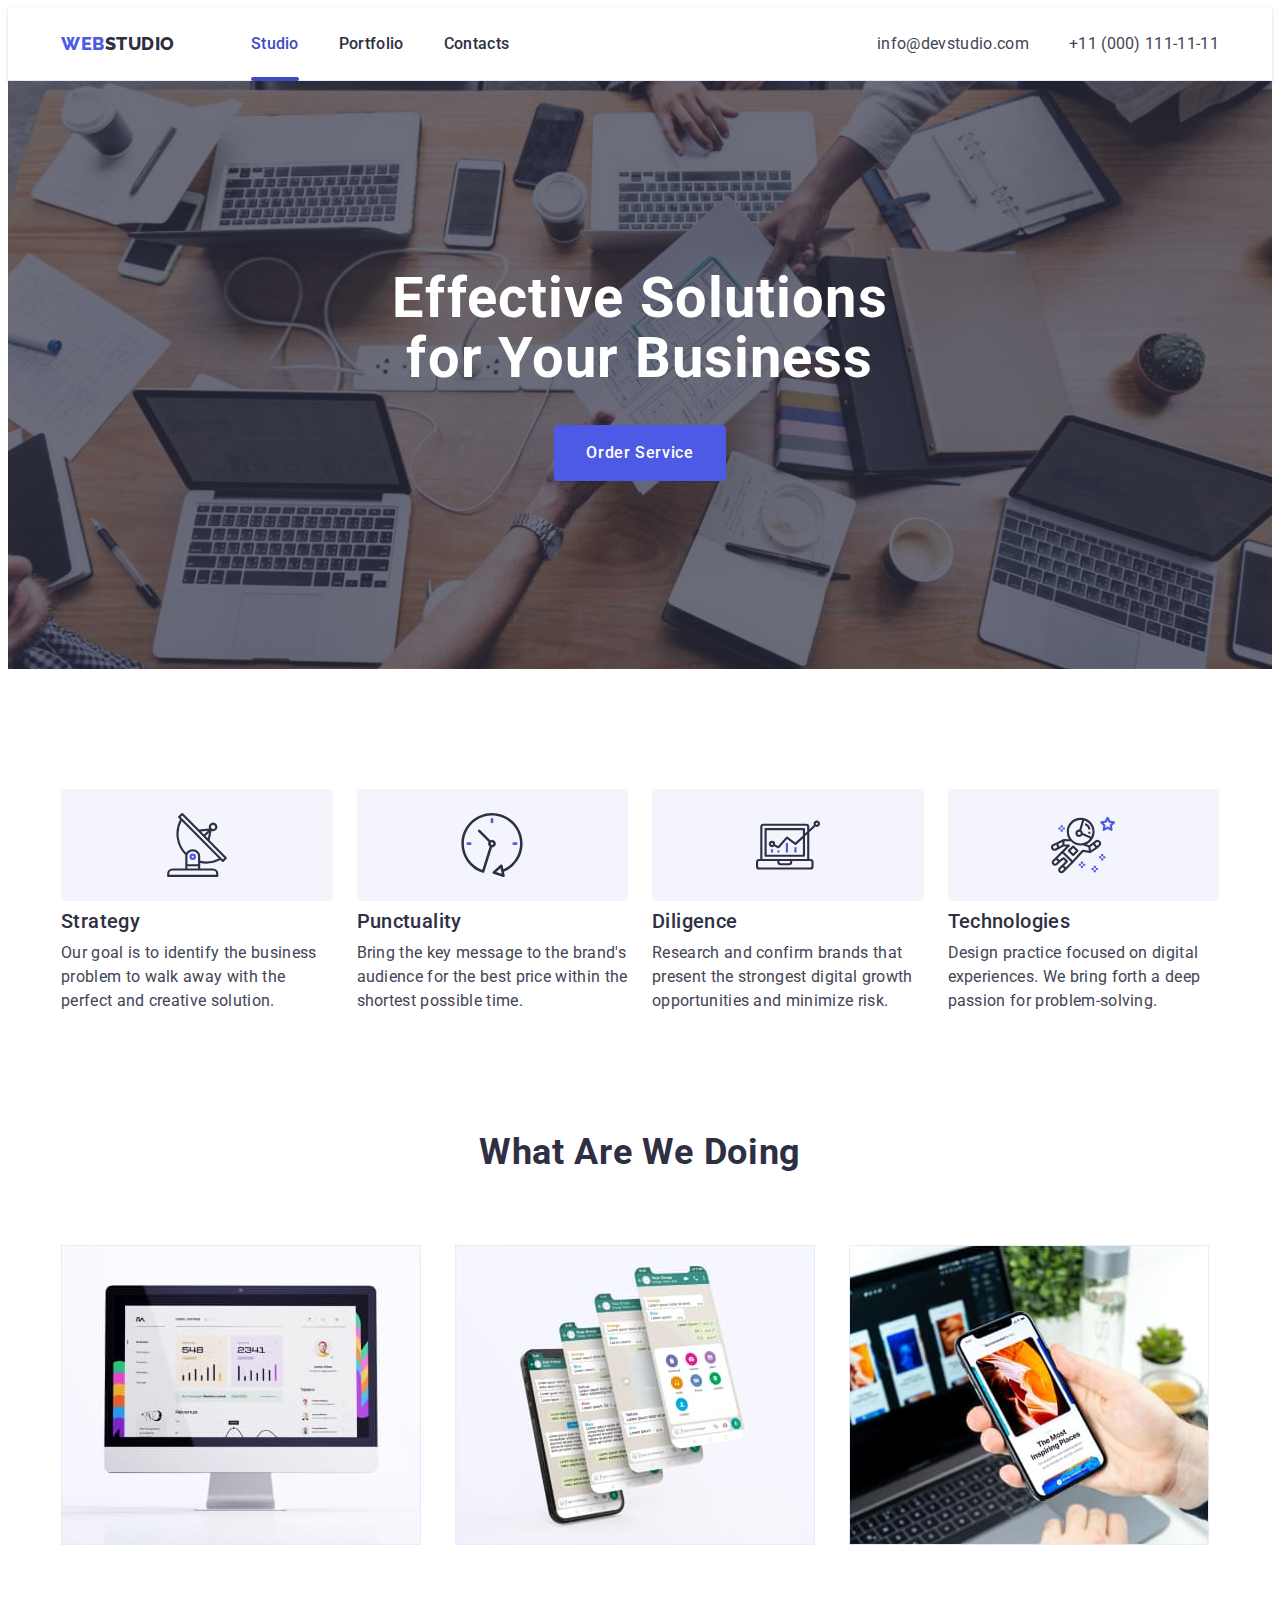
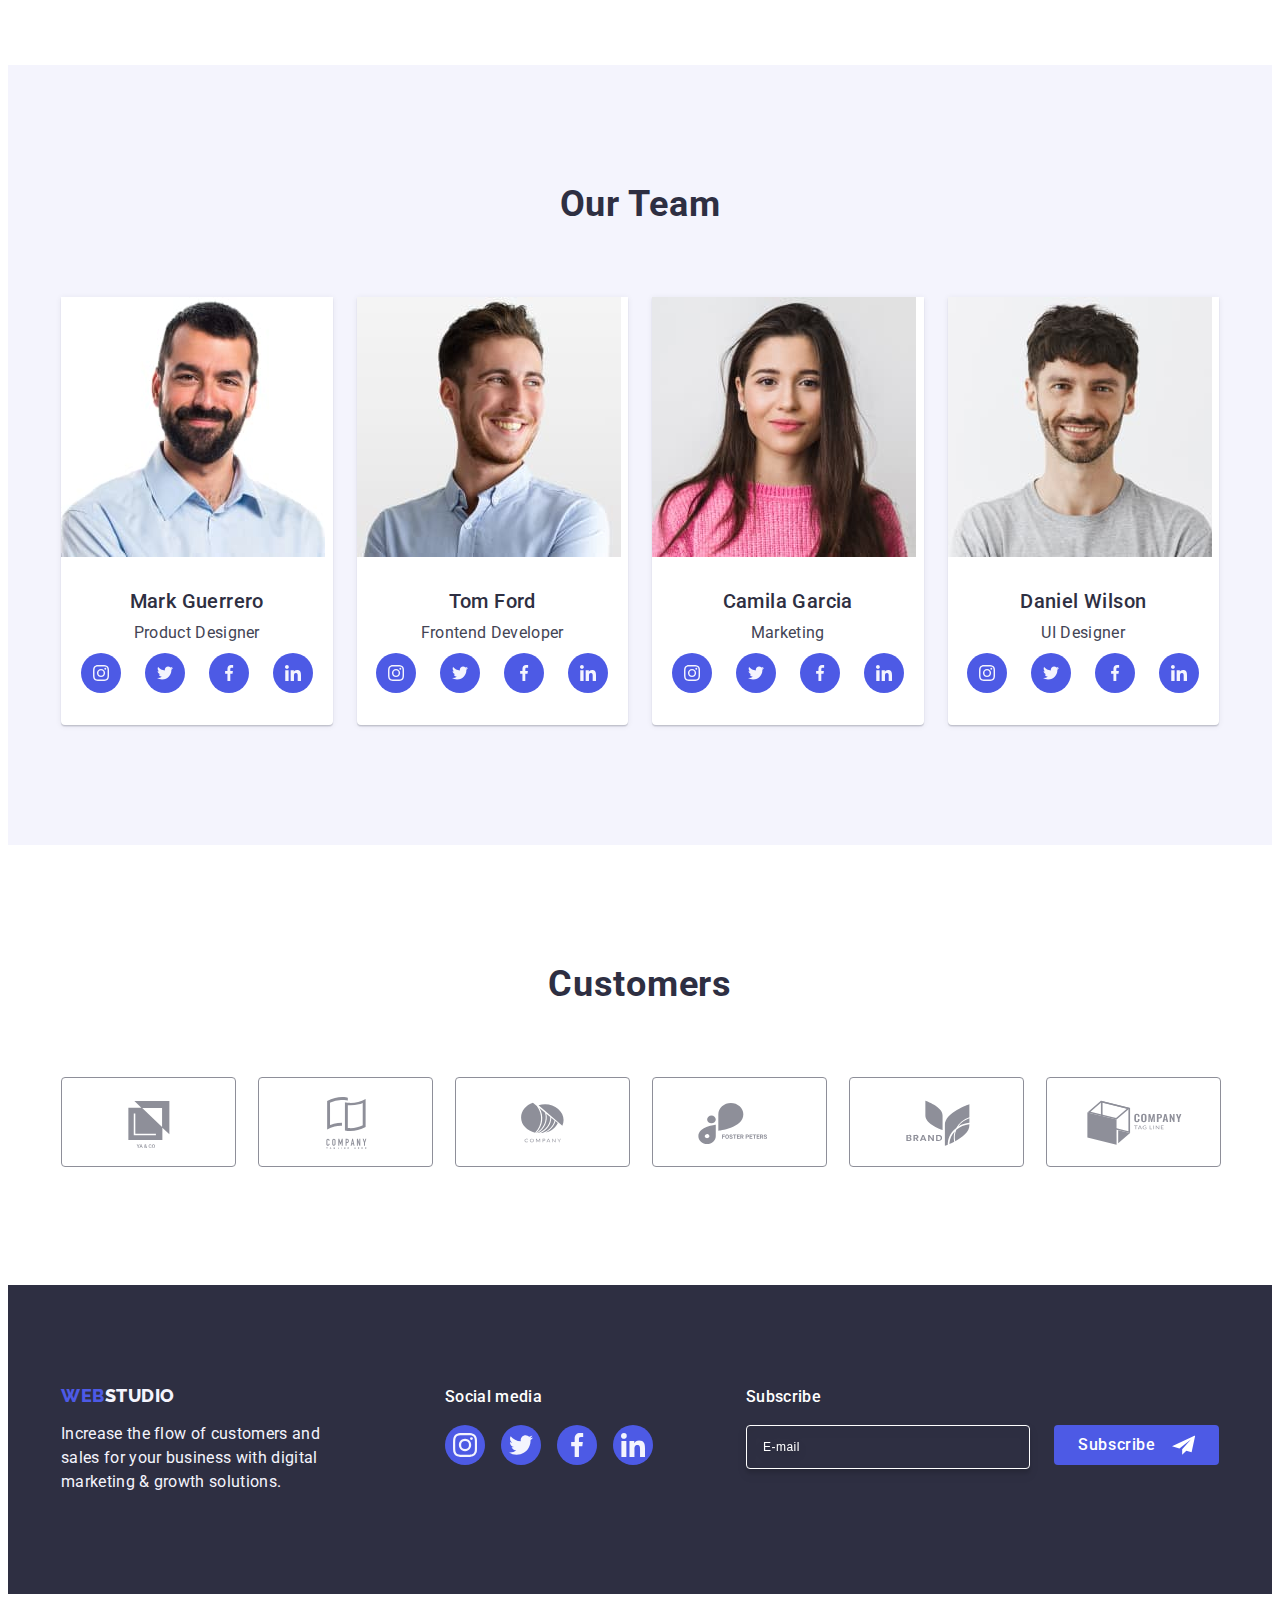
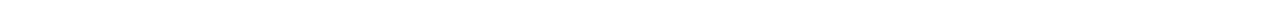
<file: index.html>
<!DOCTYPE html>
<html lang="en">
  <head>
    <meta charset="UTF-8" />
    <meta http-equiv="X-UA-Compatible" content="IE=edge" />
    <meta name="viewport" content="width=device-width, initial-scale=1.0" />
    <link
      rel="stylesheet"
      href="https://cdnjs.cloudflare.com/ajax/libs/modern-normalize/2.0.0/modern-normalize.min.css"
      integrity="sha512-4xo8blKMVCiXpTaLzQSLSw3KFOVPWhm/TRtuPVc4WG6kUgjH6J03IBuG7JZPkcWMxJ5huwaBpOpnwYElP/m6wg=="
      crossorigin="anonymous"
      referrerpolicy="no-referrer"
    />
    <link rel="preconnect" href="https://fonts.googleapis.com" />
    <link rel="preconnect" href="https://fonts.gstatic.com" crossorigin />
    <link
      href="https://fonts.googleapis.com/css2?family=Raleway:wght@800&family=Roboto:wght@400;500;700;900&display=swap"
      rel="stylesheet"
    />
    <link rel="stylesheet" href="./css/style.css" />
    <title>WebStudio</title>
  </head>
  <body>
    <header class="header-box">
      <div class="container header">
        <nav class="header-navigation">
          <a href="./index.html" class="header-logo link"
            >Web<span class="header-studio">Studio</span></a
          >
          <ul class="nav list">
            <li>
              <a href="./index.html" class="nav-link link active">Studio</a>
            </li>
            <li>
              <a href="./portfolio.html" class="nav-link link">Portfolio</a>
            </li>
            <li><a href="" class="nav-link link">Contacts</a></li>
          </ul>
        </nav>
        <address class="header-address">
          <ul class="header-address list">
            <li class="header-address-li">
              <a href="mailto:info@devstudio.com" class="link address-link"
                >info@devstudio.com</a
              >
            </li>
            <li>
              <a href="tel:+110001111111" class="link address-link"
                >+11 (000) 111-11-11</a
              >
            </li>
          </ul>
        </address>
        <button class="burger js-open-menu" type="button">
          <svg class="burger-svg" width="32" height="22">
            <use href="./images/icons.svg#menu-hamburger"></use>
          </svg>
        </button>
      </div>
      <div class="mobile-menu js-menu-container">
        <button class="button-menu js-close-menu" type="button">
          <svg class="menu-close" width="8" height="8">
            <use href="./images/icons.svg#icon-close"></use>
          </svg>
        </button>
        <ul class="list mobile">
          <li class="mobile-li">
            <a href="./index.html" class="link menu-active">Studio</a>
          </li>
          <li class="mobile-li">
            <a href="./portfolio.html" class="link mobile-nav">Portfolio</a>
          </li>
          <li><a href="" class="link mobile-nav">Contacts</a></li>
        </ul>
        <div>
          <ul class="list nav-list">
            <li>
              <a href="tel:+110001111111" class="link address-link-menu"
                >+11 (000) 111-11-11</a
              >
            </li>
            <li>
              <a
                href="mailto:info@devstudio.com"
                class="link address-link-email"
                >info@devstudio.com</a
              >
            </li>
          </ul>
          <ul class="list team-social">
            <li class="team-list">
              <a class="link link-svg" href="">
                <svg class="team-svg" width="24" height="24">
                  <use href="./images/icons.svg#icon-instagram"></use>
                </svg>
              </a>
            </li>
            <li class="team-list">
              <a class="link link-svg" href="">
                <svg class="team-svg" width="24" height="24">
                  <use href="./images/icons.svg#icon-twitter"></use>
                </svg>
              </a>
            </li>
            <li class="team-list">
              <a class="link link-svg" href="">
                <svg class="team-svg" width="24" height="24">
                  <use href="./images/icons.svg#icon-facebook"></use>
                </svg>
              </a>
            </li>
            <li class="team-list">
              <a class="link link-svg" href="">
                <svg class="team-svg" width="24" height="24">
                  <use href="./images/icons.svg#icon-linkedin"></use>
                </svg>
              </a>
            </li>
          </ul>
        </div>
      </div>
    </header>
    <main>
      <!--section efective-->
      <section class="section-efective">
        <div class="container">
          <h1 class="title">Effective Solutions for Your Business</h1>
          <button type="button" class="button" data-modal-open>
            Order Service
          </button>
        </div>
      </section>
      <!--section plus-->
      <section class="section-plus">
        <div class="container">
          <h2 class="visually-hidden">Our plus</h2>
          <ul class="list or-plus">
            <li class="plus-li">
              <div class="metodic">
                <svg class="metodic-icons" width="64" height="64">
                  <use href="./images/icons.svg#icon-antenna"></use>
                </svg>
              </div>
              <h3 class="plus-title">Strategy</h3>
              <p class="plus-text">
                Our goal is to identify the business problem to walk away with
                the perfect and creative solution.
              </p>
            </li>
            <li class="plus-li">
              <div class="metodic">
                <svg class="metodic-icons" width="64" height="64">
                  <use href="./images/icons.svg#icon-clock"></use>
                </svg>
              </div>
              <h3 class="plus-title">Punctuality</h3>
              <p class="plus-text">
                Bring the key message to the brand's audience for the best price
                within the shortest possible time.
              </p>
            </li>
            <li class="plus-li">
              <div class="metodic">
                <svg class="metodic-icons" width="64" height="64">
                  <use href="./images/icons.svg#icon-diagram"></use>
                </svg>
              </div>
              <h3 class="plus-title">Diligence</h3>
              <p class="plus-text">
                Research and confirm brands that present the strongest digital
                growth opportunities and minimize risk.
              </p>
            </li>
            <li class="plus-li">
              <div class="metodic">
                <svg class="metodic-icons" width="64" height="64">
                  <use href="./images/icons.svg#icon-astronaut"></use>
                </svg>
              </div>
              <h3 class="plus-title">Technologies</h3>
              <p class="plus-text">
                Design practice focused on digital experiences. We bring forth a
                deep passion for problem-solving.
              </p>
            </li>
          </ul>
        </div>
      </section>
      <!-- section doing-->
      <section class="section-doing">
        <div class="container">
          <h2 class="doing-title">What are we doing</h2>
          <ul class="list box">
            <li class="doing">
              <img
                srcset="./images/computer-2x.jpg 2x"
                src="./images/img1.jpg"
                alt="comp"
                width="360"
              />
            </li>
            <li class="doing">
              <img
                srcset="./images/eddition-2x.jpg 2x"
                src="./images/img2.jpg"
                alt="telephone"
                width="360"
              />
            </li>
            <li class="doing">
              <img
                srcset="./images/cellphone-2x.jpg 2x"
                src="./images/img3.jpg"
                alt="comptel"
                width="360"
              />
            </li>
          </ul>
        </div>
      </section>
      <!--section team-->
      <section class="section-team">
        <div class="container team-div">
          <h2 class="team-title">Our Team</h2>
          <ul class="list team-box">
            <li class="team-li">
              <img
                srcset="./images/mark-2x.jpg 2x"
                src="./images/img4.jpg"
                alt="Mark Guerrero"
                class="team-img"
                width="264"
              />
              <div class="block-team">
                <h3 class="team-h">Mark Guerrero</h3>
                <p class="team-text">Product Designer</p>
                <ul class="team list">
                  <li class="team-list">
                    <a class="link link-svg" href="">
                      <svg class="team-svg" width="16" height="16">
                        <use href="./images/icons.svg#icon-instagram"></use>
                      </svg>
                    </a>
                  </li>
                  <li class="team-list">
                    <a class="link link-svg" href="">
                      <svg class="team-svg" width="16" height="16">
                        <use href="./images/icons.svg#icon-twitter"></use>
                      </svg>
                    </a>
                  </li>
                  <li class="team-list">
                    <a class="link link-svg" href="">
                      <svg class="team-svg" width="16" height="16">
                        <use href="./images/icons.svg#icon-facebook"></use>
                      </svg>
                    </a>
                  </li>
                  <li class="team-list">
                    <a class="link link-svg" href="">
                      <svg class="team-svg" width="16" height="16">
                        <use href="./images/icons.svg#icon-linkedin"></use>
                      </svg>
                    </a>
                  </li>
                </ul>
              </div>
            </li>
            <li class="team-li">
              <img
                srcset="./images/tom-2x.jpg 2x"
                src="./images/img5.jpg"
                alt="Tom Ford"
                class="team-img"
                width="264"
              />
              <div class="block-team">
                <h3 class="team-h">Tom Ford</h3>
                <p class="team-text">Frontend Developer</p>
                <ul class="team list">
                  <li>
                    <a class="link link-svg" href="">
                      <svg class="team-svg" width="16" height="16">
                        <use href="./images/icons.svg#icon-instagram"></use>
                      </svg>
                    </a>
                  </li>
                  <li>
                    <a class="link link-svg" href="">
                      <svg class="team-svg" width="16" height="16">
                        <use href="./images/icons.svg#icon-twitter"></use>
                      </svg>
                    </a>
                  </li>
                  <li>
                    <a class="link link-svg" href="">
                      <svg class="team-svg" width="16" height="16">
                        <use href="./images/icons.svg#icon-facebook"></use>
                      </svg>
                    </a>
                  </li>
                  <li>
                    <a class="link link-svg" href="">
                      <svg class="team-svg" width="16" height="16">
                        <use href="./images/icons.svg#icon-linkedin"></use>
                      </svg>
                    </a>
                  </li>
                </ul>
              </div>
            </li>
            <li class="team-li">
              <img
                srcset="./images/camila-2x.jpg 2x"
                src="./images/img7.jpg"
                alt="Camila Garcia"
                class="team-img"
                width="264"
              />
              <div class="block-team">
                <h3 class="team-h">Camila Garcia</h3>
                <p class="team-text">Marketing</p>
                <ul class="team list">
                  <li>
                    <a class="link link-svg" href="">
                      <svg class="team-svg" width="16" height="16">
                        <use href="./images/icons.svg#icon-instagram"></use>
                      </svg>
                    </a>
                  </li>
                  <li>
                    <a class="link link-svg" href="">
                      <svg class="team-svg" width="16" height="16">
                        <use href="./images/icons.svg#icon-twitter"></use>
                      </svg>
                    </a>
                  </li>
                  <li>
                    <a class="link link-svg" href="">
                      <svg class="team-svg" width="16" height="16">
                        <use href="./images/icons.svg#icon-facebook"></use>
                      </svg>
                    </a>
                  </li>
                  <li>
                    <a class="link link-svg" href="">
                      <svg class="team-svg" width="16" height="16">
                        <use href="./images/icons.svg#icon-linkedin"></use>
                      </svg>
                    </a>
                  </li>
                </ul>
              </div>
            </li>
            <li class="team-li">
              <img
                srcset="./images/daniel-2x.jpg 2x"
                src="./images/img6.jpg"
                alt="Daniel Wilson"
                class="team-img"
                width="264"
              />
              <div class="block-team">
                <h3 class="team-h">Daniel Wilson</h3>
                <p class="team-text">UI Designer</p>
                <ul class="team list">
                  <li>
                    <a class="link link-svg" href="">
                      <svg class="team-svg" width="16" height="16">
                        <use href="./images/icons.svg#icon-instagram"></use>
                      </svg>
                    </a>
                  </li>
                  <li>
                    <a class="link link-svg" href="">
                      <svg class="team-svg" width="16" height="16">
                        <use href="./images/icons.svg#icon-twitter"></use>
                      </svg>
                    </a>
                  </li>
                  <li>
                    <a class="link link-svg" href="">
                      <svg class="team-svg" width="16" height="16">
                        <use href="./images/icons.svg#icon-facebook"></use>
                      </svg>
                    </a>
                  </li>
                  <li>
                    <a class="link link-svg" href="">
                      <svg class="team-svg" width="16" height="16">
                        <use href="./images/icons.svg#icon-linkedin"></use>
                      </svg>
                    </a>
                  </li>
                </ul>
              </div>
            </li>
          </ul>
        </div>
      </section>
      <section class="customers">
        <div class="container team-div">
          <h2 class="title-customers">Customers</h2>
          <ul class="list list-customer">
            <li class="customers-li">
              <a class="link-customers link" href="">
                <svg class="customers-svg" width="104" height="56">
                  <use href="./images/icons.svg#icon-logo-1"></use>
                </svg>
              </a>
            </li>
            <li class="customers-li">
              <a class="link-customers link" href="">
                <svg class="customers-svg" width="104" height="56">
                  <use href="./images/icons.svg#icon-logo-2"></use>
                </svg>
              </a>
            </li>
            <li class="customers-li">
              <a class="link-customers link" href="">
                <svg class="customers-svg" width="104" height="56">
                  <use href="./images/icons.svg#icon-logo-3"></use>
                </svg>
              </a>
            </li>
            <li class="customers-li">
              <a class="link-customers link" href="">
                <svg class="customers-svg" width="104" height="56">
                  <use href="./images/icons.svg#icon-logo-4"></use>
                </svg>
              </a>
            </li>
            <li class="customers-li">
              <a class="link-customers link" href="">
                <svg class="customers-svg" width="104" height="56">
                  <use href="./images/icons.svg#icon-logo-5"></use>
                </svg>
              </a>
            </li>
            <li class="customers-li">
              <a class="link-customers link" href="">
                <svg class="customers-svg" width="104" height="56">
                  <use href="./images/icons.svg#icon-logo-6"></use>
                </svg>
              </a>
            </li>
          </ul>
        </div>
      </section>
    </main>
    <footer class="footer">
      <div class="container container-footer">
        <div class="footer-media">
          <a href="./index.html" class="footer-logo link"
            >Web<span class="footer-studio">Studio</span></a
          >
          <p class="footer-text">
            Increase the flow of customers and sales for your business with
            digital marketing & growth solutions.
          </p>
        </div>
        <div class="footer-social">
          <p class="media">Social media</p>
          <ul class="social-footer list">
            <li class="footer-li">
              <a class="link social" href="">
                <svg class="social-svg" width="24" height="24">
                  <use href="./images/icons.svg#icon-instagram"></use>
                </svg>
              </a>
            </li>
            <li class="footer-li">
              <a class="link social" href="">
                <svg class="social-svg" width="24" height="24">
                  <use href="./images/icons.svg#icon-twitter"></use>
                </svg>
              </a>
            </li>
            <li class="footer-li">
              <a class="link social" href="">
                <svg class="social-svg" width="24" height="24">
                  <use href="./images/icons.svg#icon-facebook"></use>
                </svg>
              </a>
            </li>
            <li class="footer-li">
              <a class="link social" href="">
                <svg class="social-svg" width="24" height="24">
                  <use href="./images/icons.svg#icon-linkedin"></use>
                </svg>
              </a>
            </li>
          </ul>
        </div>
        <div class="footer-subscribe-div">
          <p class="footer-subscribe-p">Subscribe</p>
          <form class="footer-form">
            <label class="footer-subscribe-label"
              ><input
                class="footer-subscribe-input"
                type="email"
                name="footer-subscribe-email"
                placeholder="E-mail"
              />
            </label>
            <button type="submit" class="footer-subscribe-button">
              Subscribe
              <svg class="footer-subscribe-svg" width="24" height="24">
                <use href="./images/icons.svg#icon-frame"></use>
              </svg>
            </button>
          </form>
        </div>
      </div>
    </footer>
    <div class="bagdrop is-hidden" data-modal>
      <div class="modal">
        <button class="modal-buttom" type="button" data-modal-close>
          <svg class="icon-modal" width="8" height="8">
            <use href="./images/icons.svg#icon-close"></use>
          </svg>
        </button>

        <p class="modal-form-call">
          Leave your contacts and we will call you back
        </p>

        <form class="modal-form" name="review-form">
          <div class="modal-form-div">
            <label for="user-name" class="modal-form-lable modal-form-field"
              >Name</label
            >
            <div class="form-div-input">
              <input
                class="modal-form-input"
                type="text"
                name="user-name"
                id="user-name"
              />

              <svg class="modal-svg" width="18" height="24">
                <use href="./images/icons.svg#icon-person-black"></use>
              </svg>
            </div>
          </div>
          <div class="modal-form-div">
            <label for="modal-tel" class="modal-form-lable modal-form-field"
              >Phone</label
            >
            <div class="form-div-input">
              <input
                class="modal-form-input"
                type="tel"
                name="modal-tel"
                id="modal-tel"
              />

              <svg class="modal-svg" width="18" height="24">
                <use href="./images/symbol-defs.svg#icon-phone"></use>
              </svg>
            </div>
          </div>
          <div class="modal-form-div">
            <label for="modal-email" class="modal-form-lable modal-form-field"
              >Email</label
            >
            <div class="form-div-input">
              <input
                class="modal-form-input"
                type="email"
                name="modal-email"
                id="modal-email"
              />

              <svg class="modal-svg" width="18" height="24">
                <use href="./images/symbol-defs.svg#icon-email"></use>
              </svg>
            </div>
          </div>
          <div class="texteria-div">
            <label for="user-comment" class="modal-form-lable modal-form-field"
              >Comment</label
            >
            <textarea
              class="modal-form-texteria"
              name="user-comment"
              id="user-comment"
              cols="30"
              rows="10"
              placeholder="Text input"
            ></textarea>
          </div>
          <div class="modal-form-checkbox">
            <input
              class="visually-hidden input"
              type="checkbox"
              id="user-privacy"
              name="user-privacy"
              value="true"
            />

            <label class="checkbox-label" for="user-privacy"
              ><span class="checkbox-span">
                <svg class="checkbox-svg" width="10" height="8">
                  <use href="./images/icons.svg#icon-checkbox"></use>
                </svg> </span
              >I accept the terms and conditions of the
              <a class="modal-form-policy" href="">Privacy Policy</a></label
            >
          </div>
          <button class="modal-form-button" type="submit">Send</button>
        </form>
      </div>
    </div>
    <script src="./js/modal.js"></script>
    <script src="./js/mobail-menu.js"></script>
  </body>
</html>
</file>
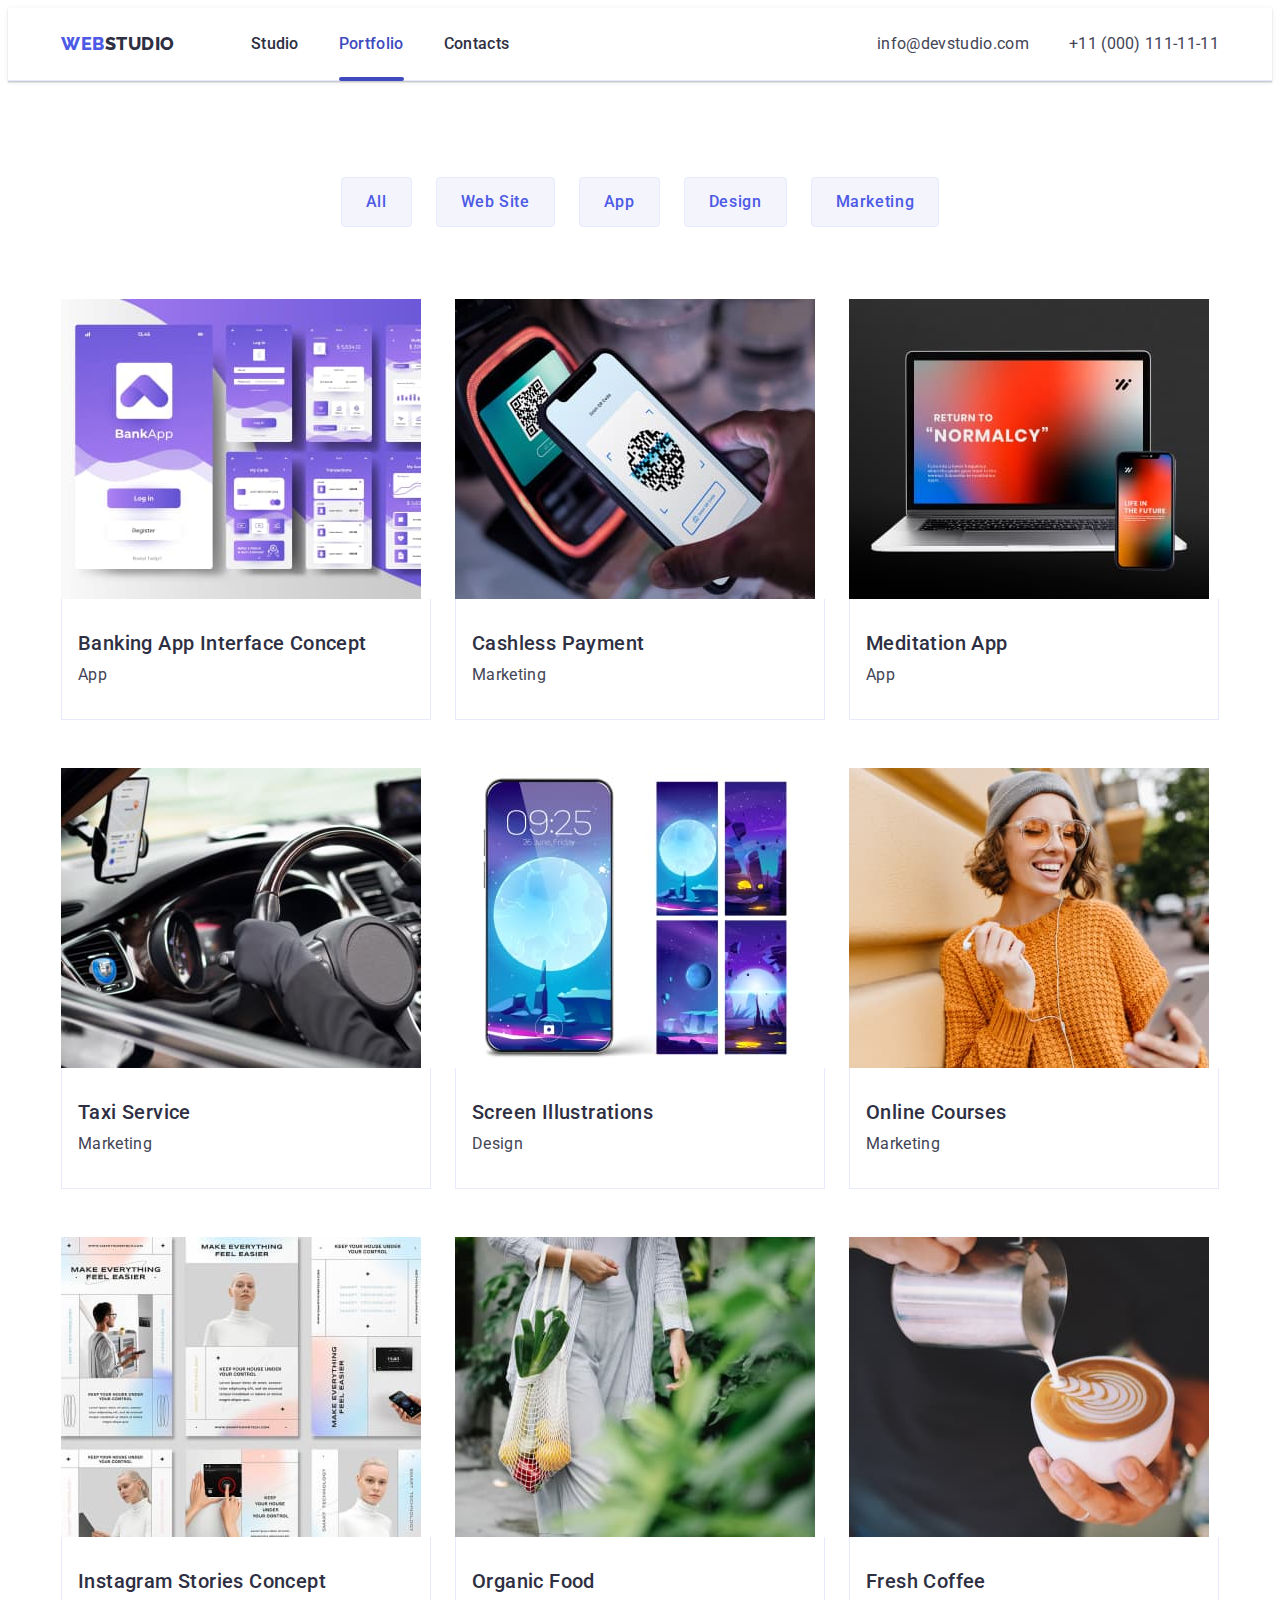
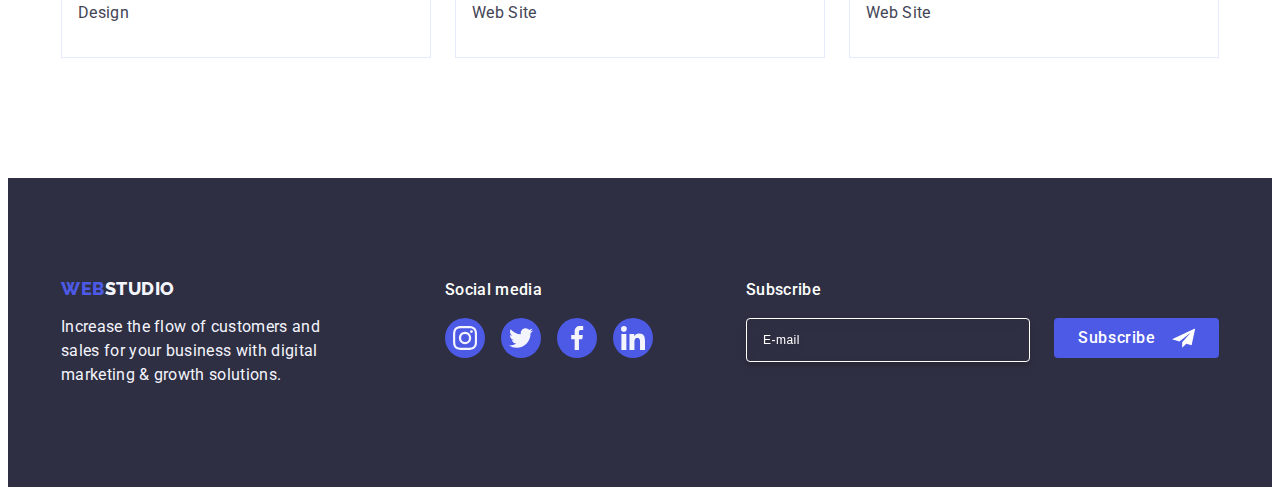
<file: portfolio.html>
<!DOCTYPE html>
<html lang="en">
  <head>
    <meta charset="UTF-8" />
    <meta http-equiv="X-UA-Compatible" content="IE=edge" />
    <meta name="viewport" content="width=device-width, initial-scale=1.0" />
    <link
      rel="stylesheet"
      href="https://cdnjs.cloudflare.com/ajax/libs/modern-normalize/2.0.0/modern-normalize.min.css"
      integrity="sha512-4xo8blKMVCiXpTaLzQSLSw3KFOVPWhm/TRtuPVc4WG6kUgjH6J03IBuG7JZPkcWMxJ5huwaBpOpnwYElP/m6wg=="
      crossorigin="anonymous"
      referrerpolicy="no-referrer"
    />
    <link rel="preconnect" href="https://fonts.googleapis.com" />
    <link rel="preconnect" href="https://fonts.gstatic.com" crossorigin />
    <link
      href="https://fonts.googleapis.com/css2?family=Raleway:wght@800&family=Roboto:wght@400;500;700;900&display=swap"
      rel="stylesheet"
    />
    <link rel="stylesheet" href="./css/style.css" />
    <title>WebStudio</title>
  </head>
  <body>
    <header class="header-box">
      <div class="container header">
        <nav class="header-navigation">
          <a href="./index.html" class="header-logo link"
            >Web<span class="header-studio">Studio</span></a
          >
          <ul class="nav list">
            <li><a href="./index.html" class="nav-link link">Studio</a></li>
            <li>
              <a href="./portfolio.html" class="nav-link link active"
                >Portfolio</a
              >
            </li>
            <li><a href="" class="nav-link link">Contacts</a></li>
          </ul>
        </nav>
        <address class="header-address">
          <ul class="header-address list">
            <li>
              <a href="mailto:info@devstudio.com" class="link address-link"
                >info@devstudio.com</a
              >
            </li>
            <li>
              <a href="tel:+110001111111" class="link address-link"
                >+11 (000) 111-11-11</a
              >
            </li>
          </ul>
        </address>
      </div>
    </header>
    <main>
      <section class="section-portfolio">
        <div class="container">
          <h1 class="visually-hidden">all button</h1>

          <ul class="portfolio-button list">
            <li class="button-li">
              <button type="button" class="portfolio-btn">All</button>
            </li>
            <li class="button-li">
              <button type="button" class="portfolio-btn">Web Site</button>
            </li>
            <li class="button-li">
              <button type="button" class="portfolio-btn">App</button>
            </li>
            <li class="button-li">
              <button type="button" class="portfolio-btn">Design</button>
            </li>
            <li class="button-li">
              <button type="button" class="portfolio-btn">Marketing</button>
            </li>
          </ul>

          <ul class="portfolio-card list">
            <li class="card-li">
              <a href="" class="link porfolio-link">
                <div class="portfolio-overlay">
                  <img
                    src="./images/imgbank1.jpg"
                    class="card-img"
                    alt=" Interface Concept"
                    width="360"
                  />
                  <p class="overlay">
                    14 Stylish and User-Friendly App Design Concepts · Task
                    Manager App · Calorie Tracker App · Exotic Fruit Ecommerce
                    App · Cloud Storage App
                  </p>
                </div>
                <div class="portfolio-block">
                  <h2 class="card-title">Banking App Interface Concept</h2>
                  <p class="card-text">App</p>
                </div>
              </a>
            </li>
            <li class="card-li">
              <a href="" class="link porfolio-link">
                <div class="portfolio-overlay">
                  <img
                    src="./images/imgpaiment2.jpg"
                    class="card-img"
                    alt="Cashless Payment"
                    width="360"
                  />
                  <p class="overlay">
                    14 Stylish and User-Friendly App Design Concepts · Task
                    Manager App · Calorie Tracker App · Exotic Fruit Ecommerce
                    App · Cloud Storage App
                  </p>
                </div>
                <div class="portfolio-block">
                  <h2 class="card-title">Cashless Payment</h2>
                  <p class="card-text">Marketing</p>
                </div>
              </a>
            </li>
            <li class="card-li">
              <a href="" class="link porfolio-link">
                <div class="portfolio-overlay">
                  <img
                    src="./images/imgapp3.jpg"
                    class="card-img"
                    alt="Meditation App"
                    width="360"
                  />
                  <p class="overlay">
                    14 Stylish and User-Friendly App Design Concepts · Task
                    Manager App · Calorie Tracker App · Exotic Fruit Ecommerce
                    App · Cloud Storage App
                  </p>
                </div>
                <div class="portfolio-block">
                  <h2 class="card-title">Meditation App</h2>
                  <p class="card-text">App</p>
                </div>
              </a>
            </li>
            <li class="card-li">
              <a href="" class="link porfolio-link">
                <div class="portfolio-overlay">
                  <img
                    src="./images/imgdriver4.jpg"
                    class="card-img"
                    alt="Meditation App"
                    width="360"
                  />
                  <p class="overlay">
                    14 Stylish and User-Friendly App Design Concepts · Task
                    Manager App · Calorie Tracker App · Exotic Fruit Ecommerce
                    App · Cloud Storage App
                  </p>
                </div>
                <div class="portfolio-block">
                  <h2 class="card-title">Taxi Service</h2>
                  <p class="card-text">Marketing</p>
                </div>
              </a>
            </li>
            <li class="card-li">
              <a href="" class="link porfolio-link">
                <div class="portfolio-overlay">
                  <img
                    src="./images/imgmoon5.jpg"
                    alt="Screen Illustrations"
                    width="360"
                  />
                  <p class="overlay">
                    14 Stylish and User-Friendly App Design Concepts · Task
                    Manager App · Calorie Tracker App · Exotic Fruit Ecommerce
                    App · Cloud Storage App
                  </p>
                </div>
                <div class="portfolio-block">
                  <h2 class="card-title">Screen Illustrations</h2>
                  <p class="card-text">Design</p>
                </div>
              </a>
            </li>
            <li class="card-li">
              <a href="" class="link porfolio-link">
                <div class="portfolio-overlay">
                  <img
                    src="./images/imgwomen6.jpg"
                    class="card-img"
                    alt="Online Courses"
                    width="360"
                  />
                  <p class="overlay">
                    14 Stylish and User-Friendly App Design Concepts · Task
                    Manager App · Calorie Tracker App · Exotic Fruit Ecommerce
                    App · Cloud Storage App
                  </p>
                </div>
                <div class="portfolio-block">
                  <h2 class="card-title">Online Courses</h2>
                  <p class="card-text">Marketing</p>
                </div>
              </a>
            </li>
            <li class="card-li">
              <a href="" class="link porfolio-link">
                <div class="portfolio-overlay">
                  <img
                    src="./images/imgmake7.jpg"
                    class="card-img"
                    alt="Instagram Stories Concept"
                    width="360"
                  />
                  <p class="overlay">
                    14 Stylish and User-Friendly App Design Concepts · Task
                    Manager App · Calorie Tracker App · Exotic Fruit Ecommerce
                    App · Cloud Storage App
                  </p>
                </div>
                <div class="portfolio-block">
                  <h2 class="card-title">Instagram Stories Concept</h2>
                  <p class="card-text">Design</p>
                </div>
              </a>
            </li>
            <li class="card-li">
              <a href="" class="link porfolio-link">
                <div class="portfolio-overlay">
                  <img
                    src="./images/imgfood8.jpg"
                    class="card-img"
                    alt="Organic Food"
                    width="360"
                  />
                  <p class="overlay">
                    14 Stylish and User-Friendly App Design Concepts · Task
                    Manager App · Calorie Tracker App · Exotic Fruit Ecommerce
                    App · Cloud Storage App
                  </p>
                </div>
                <div class="portfolio-block">
                  <h2 class="card-title">Organic Food</h2>
                  <p class="card-text">Web Site</p>
                </div>
              </a>
            </li>
            <li class="card-li">
              <a href="" class="link porfolio-link">
                <div class="portfolio-overlay">
                  <img
                    src="./images/imgcoffee9.jpg"
                    class="card-img"
                    alt="Fresh Coffee"
                    width="360"
                  />
                  <p class="overlay">
                    14 Stylish and User-Friendly App Design Concepts · Task
                    Manager App · Calorie Tracker App · Exotic Fruit Ecommerce
                    App · Cloud Storage App
                  </p>
                </div>
                <div class="portfolio-block">
                  <h2 class="card-title">Fresh Coffee</h2>
                  <p class="card-text">Web Site</p>
                </div>
              </a>
            </li>
          </ul>
        </div>
      </section>
    </main>
    <footer class="footer">
      <div class="container container-footer">
        <div class="footer-media">
          <a href="./index.html" class="footer-logo link"
            >Web<span class="footer-studio">Studio</span></a
          >
          <p class="footer-text">
            Increase the flow of customers and sales for your business with
            digital marketing & growth solutions.
          </p>
        </div>
        <div>
          <p class="media">Social media</p>
          <ul class="social-footer list">
            <li class="footer-li">
              <a class="link social" href="">
                <svg class="social-svg" width="24" height="24">
                  <use href="./images/icons.svg#icon-instagram"></use>
                </svg>
              </a>
            </li>
            <li class="footer-li">
              <a class="link social" href="">
                <svg class="social-svg" width="24" height="24">
                  <use href="./images/icons.svg#icon-twitter"></use>
                </svg>
              </a>
            </li>
            <li class="footer-li">
              <a class="link social" href="">
                <svg class="social-svg" width="24" height="24">
                  <use href="./images/icons.svg#icon-facebook"></use>
                </svg>
              </a>
            </li>
            <li class="footer-li">
              <a class="link social" href="">
                <svg class="social-svg" width="24" height="24">
                  <use href="./images/icons.svg#icon-linkedin"></use>
                </svg>
              </a>
            </li>
          </ul>
        </div>
        <div class="footer-subscribe-div">
          <p class="footer-subscribe-p">Subscribe</p>
          <form class="footer-form">
            <label class="footer-subscribe-label"
              ><input
                class="footer-subscribe-input"
                type="email"
                name="footer-subscribe-email"
                placeholder="E-mail"
              />
            </label>
            <button type="submit" class="footer-subscribe-button">
              Subscribe
              <svg class="footer-subscribe-svg" width="24" height="24">
                <use href="./images/icons.svg#icon-frame"></use>
              </svg>
            </button>
          </form>
        </div>
      </div>
    </footer>
  </body>
</html>
</file>
<file: css/style.css>
:root {
  --akcent-color: #4d5ae5;
  --text-color: #434455;
  --title-color: #2e2f42;
  --white-color: #ffffff;
  --nav-color: #404bbf;
  --team-color: #f4f4fd;
  --portfolio-button: #e7e9fc;
  --navyblue-modal: rgba(46, 47, 66, 0.4);
  --dairy: #fcfcfc;
  --green: #31d0aa;
  --lightslate: #8e8f99;
}
/*
*,
*::before,
*::after {
  box-sizing: border-box;
}*/
img {
  display: block;
}
body {
  font-family: "Roboto", sans-serif;
  background-color: var(--white-color);
  color: var(--text-color);
}
.link {
  text-decoration: none;
}
.list {
  list-style: none;
}
h1,
h2,
h3,
h4,
p {
  margin: 0;
}
ul,
li {
  margin: 0;
  padding: 0;
}
/*header*/
.header {
  display: flex;
  justify-content: space-between;
  align-items: center;
}
.container {
  max-width: 428px;
  padding-left: 16px;
  padding-right: 16px;
  margin-left: auto;
  margin-right: auto;
}
@media screen and (min-width: 768px) {
  .container {
    max-width: 768px;
  }
}
@media screen and (min-width: 1158px) {
  .container {
    max-width: 1158px;
    padding-right: 15px;
    padding-left: 15px;
  }
}

.header-logo {
  color: var(--akcent-color);
  font-family: "Raleway", sans-serif;
  font-weight: 800;
  font-size: 18px;
  line-height: 1.17;
  letter-spacing: 0.03em;
  text-transform: uppercase;
  margin-right: 76px;
  padding: 24px 0;
}
.header-studio {
  color: #2e2f42;
}
.header-navigation {
  display: flex;
  align-items: center;
}
.nav {
  display: flex;
  gap: 40px;
}
.nav-link {
  color: var(--title-color);
  font-weight: 500;
  letter-spacing: 0.02em;
  line-height: 1.5;
  padding: 24px 0;
  display: block;
  transition-duration: 250ms;
  transition-property: color;
  transition-timing-function: cubic-bezier(0.4, 0, 0.2, 1);
}
.nav-link:hover,
.nav-link:focus {
  color: var(--nav-color);
}
.header-address {
  font-style: normal;
  gap: 40px;
  margin-left: auto;
}
@media screen and (min-width: 1158px) {
  .header-address {
    display: flex;
  }
}
.header-box {
  border-bottom: 1px solid #e7e9fc;
  box-shadow: 0px 2px 1px rgba(46, 47, 66, 0.08),
    0px 1px 1px rgba(46, 47, 66, 0.16), 0px 1px 6px rgba(46, 47, 66, 0.08);
}
@media screen and (max-width: 1158px) {
  .header-address-li {
    margin-bottom: 12px;
  }
}

.address-link {
  color: var(--text-color);
  font-weight: 400;
  font-size: 12px;
  line-height: 1.17;
  letter-spacing: 0.02em;
  display: block;
  transition-duration: 250ms;
  transition-property: color;
  transition-timing-function: cubic-bezier(0.4, 0, 0.2, 1);
}
@media screen and (min-width: 1158px) {
  .address-link {
    padding: 24px 0;
    font-size: 16px;
  }
}
.address-link:hover,
.address-link:focus {
  color: var(--nav-color);
}
.active {
  position: relative;
  color: var(--nav-color);
}
.active::after {
  content: "";
  position: absolute;
  display: block;
  width: 100%;
  left: 0;
  height: 4px;
  border-radius: 2px;
  background: var(--nav-color);
  bottom: -1px;
}
@media screen and (max-width: 767.9px) {
  .nav {
    display: none;
  }
  .header-address {
    display: none;
  }
}
/*section efective*/
.section-efective {
  background-color: var(--title-color);
  padding: 112px 0;
  background-image: linear-gradient(
      rgba(46, 47, 66, 0.7),
      rgba(46, 47, 66, 0.7)
    ),
    url(../images/hero-bg-mob-1x.jpg);
  max-width: 1440px;
  margin: 0 auto;
  background-repeat: no-repeat;
  background-size: cover;
  background-position: center;
}
@media screen and (min-width: 1158px) {
  .section-efective {
    padding: 188px 0;
  }
}
@media (min-device-pixel-ratio: 2) and (max-width: 427.8px),
  (min-resolution: 192dpi) and (max-width: 427.8px),
  (min-resolution: 2dppx) and (max-width: 427.8px) {
  .section-efective {
    background-image: linear-gradient(
        rgba(46, 47, 66, 0.7),
        rgba(46, 47, 66, 0.7)
      ),
      url(../images/hero-bg-mob-2x.jpg);
  }
}
@media screen and (min-width: 320px) and (max-width: 428px) {
  .section-efective {
    padding: 112px 0 112px 0;
    background: linear-gradient(rgba(46, 47, 66, 0.7), rgba(46, 47, 66, 0.7)),
      url(../images/hero-bg-mob-1x.jpg);
    background-size: cover;
  }
  @media (min-device-pixel-ratio: 2),
    (min-resolution: 192dpi),
    (min-resolution: 2dppx) {
    .section-efective {
      background: linear-gradient(rgba(46, 47, 66, 0.7), rgba(46, 47, 66, 0.7)),
        url(../images/hero-bg-mob-2x.jpg);
      background-size: cover;
    }
  }
}
@media screen and (min-width: 428px) {
  .section-efective {
    background-image: linear-gradient(
        rgba(46, 47, 66, 0.7),
        rgba(46, 47, 66, 0.7)
      ),
      url(../images/hero-bg-mob-2x.jpg);
  }
}
@media (min-device-pixel-ratio: 2) and (min-width: 428px),
  (min-resolution: 192dpi) and (min-width: 428px),
  (min-resolution: 2dppx) and (min-width: 428px) {
  .section-efective {
    background-image: linear-gradient(
        rgba(46, 47, 66, 0.7),
        rgba(46, 47, 66, 0.7)
      ),
      url(../images/hero-tab-2x.jpg);
  }
}
@media screen and (min-width: 429px) and (max-width: 768px) {
  .section-efective {
    background: linear-gradient(rgba(46, 47, 66, 0.7), rgba(46, 47, 66, 0.7)),
      url(../images/hero-bg-tab-1x.jpg);
    padding: 112px 0 112px 0;
  }
  @media (min-device-pixel-ratio: 2),
    (min-resolution: 192dpi),
    (min-resolution: 2dppx) {
    .section-efective {
      background: linear-gradient(rgba(46, 47, 66, 0.7), rgba(46, 47, 66, 0.7)),
        url(../images/hero-tab-2x.jpg);
      background-size: cover;
    }
  }
}
@media screen and (min-width: 768px) {
  .section-efective {
    background-image: linear-gradient(
        rgba(46, 47, 66, 0.7),
        rgba(46, 47, 66, 0.7)
      ),
      url(../images/hero-bg-desk-1x.jpg);
  }
}
@media (min-device-pixel-ratio: 2) and (min-width: 768px),
  (min-resolution: 192dpi) and (min-width: 768px),
  (min-resolution: 2dppx) and (min-width: 768px) {
  .section-efective {
    background-image: linear-gradient(
        rgba(46, 47, 66, 0.7),
        rgba(46, 47, 66, 0.7)
      ),
      url(../images/hero-bg-desk-2x.jpg);
  }
}
@media screen and (min-width: 1158px) {
  .section-efective {
    padding: 188px 0 188px 0;
  }
  @media (min-device-pixel-ratio: 2),
    (min-resolution: 192dpi),
    (min-resolution: 2dppx) {
    .section-efective {
      background: linear-gradient(rgba(46, 47, 66, 0.7), rgba(46, 47, 66, 0.7)),
        url(../images/hero-bg-desk-2x.jpg);
      background-size: cover;
    }
  }
}
.title {
  font-weight: 700;
  font-size: 36px;
  line-height: 1.11;
  letter-spacing: 0.72px;
  color: var(--white-color);
  text-align: center;
  max-width: 320px;
  margin-bottom: 48px;
  margin-left: auto;
  margin-right: auto;
}
@media screen and (min-width: 768px) {
  .title {
    max-width: 496px;
    font-size: 56px;
    line-height: 1.07;
    letter-spacing: 0.02em;
    margin-bottom: 36px;
  }
}

.button {
  font-family: "Roboto", sans-serif;
  font-style: normal;
  font-weight: 500;
  font-size: 16px;
  line-height: 1.5;
  letter-spacing: 0.04em;
  color: var(--white-color);
  background-color: var(--akcent-color);
  cursor: pointer;
  margin: 0 auto;
  padding: 16px 32px;
  border: none;
  display: block;
  border-radius: 4px;
  min-width: 169px;
  transition: background-color 250ms cubic-bezier(0.4, 0, 0.2, 1);
}
.button:hover,
.button:focus {
  background-color: var(--nav-color);
}

/*section plus*/
.metodic {
  min-width: 264px;
  min-height: 112px;
  display: flex;
  justify-content: center;
  margin-bottom: 8px;
  border-radius: 4px;
  background: var(--team-color);
  align-items: center;
}
@media screen and (max-width: 1157.8px) {
  .metodic {
    display: none;
  }
}
.metodic-icons {
  width: 64px;
  height: 64px;
}
.or-plus {
  display: flex;
  row-gap: 72px;
  flex-wrap: wrap;
}
@media screen and (min-width: 768px) {
  .or-plus {
    gap: 72px 24px;
    flex-direction: row;
  }
}
@media screen and (min-width: 768px) {
  .plus-li {
    width: calc((100% - 24px) / 2);
  }
}
@media screen and (min-width: 1158px) {
  .plus-li {
    width: calc((100% - 72px) / 4);
  }
}
.section-plus {
  padding: 96px 0;
}
@media screen and (min-width: 1158px) {
  .section-plus {
    padding: 120px 0;
  }
}
.visually-hidden {
  position: absolute;
  width: 1px;
  height: 1px;
  margin: -1px;
  border: 0;
  padding: 0;
  white-space: nowrap;
  clip-path: inset(100%);
  clip: rect(0 0 0 0);
  overflow: hidden;
}
.plus-title {
  font-weight: 500;
  font-size: 36px;
  text-align: center;
  line-height: 1.2;
  letter-spacing: 0.02em;
  color: var(--title-color);
  margin-bottom: 8px;
}
@media screen and (min-width: 320px) and (max-width: 768px) {
  .plus-title {
    font-weight: 700;
  }
}
@media screen and (min-width: 768px) {
  .plus-title {
    font-weight: 700;
    text-align: left;
  }
}
@media screen and (min-width: 1158px) {
  .plus-title {
    font-weight: 500;
    font-size: 20px;
  }
}
.plus-text {
  font-size: 16px;
  line-height: 1.5;
  letter-spacing: 0.02em;
  color: var(--text-color);
  font-weight: 500;
}
@media screen and (min-width: 1158px) {
  .plus-text {
    font-weight: 400;
  }
}

/*section doing*/
@media screen and (max-width: 1157.8px) {
  .section-doing {
    display: none;
  }
}
.doing {
  width: calc((100% - 48px) / 3);
}
.doing-title {
  font-style: normal;
  font-weight: 700;
  font-size: 36px;
  line-height: 1.11;
  text-align: center;
  letter-spacing: 0.02em;
  text-transform: capitalize;
  color: var(--title-color);
  margin-bottom: 72px;
}
.box {
  display: flex;
  gap: 24px;
}
.section-doing {
  padding-bottom: 120px;
}
/*section team*/
@media screen and (min-width: 768px) and (max-width: 1157.8px) {
  .team-div {
    max-width: 582px;
  }
}
.section-team {
  background-color: var(--team-color);
  padding: 96px 0;
}
@media screen and (min-width: 1158px) {
  .section-team {
    padding: 120px 0;
  }
}
.team-title {
  font-style: normal;
  font-weight: 700;
  font-size: 36px;
  line-height: 1.11;
  text-align: center;
  letter-spacing: 0.02em;
  text-transform: capitalize;
  color: var(--title-color);
  margin-bottom: 72px;
}
.block-team {
  padding: 32px 0;
}
.team-box {
  display: flex;
  gap: 72px;
  flex-direction: column;
  align-items: center;
  justify-content: center;
}
@media screen and (min-width: 768px) {
  .team-box {
    gap: 64px 24px;
    flex-wrap: wrap;
    flex-direction: row;
  }
}
@media screen and (min-width: 1158px) {
  .team-box {
    gap: 24px;
  }
}
.team-li {
  background-color: var(--white-color);
  border-radius: 0px 0px 4px 4px;
  box-shadow: 0px 1px 6px rgba(46, 47, 66, 0.08),
    0px 1px 1px rgba(46, 47, 66, 0.16), 0px 2px 1px rgba(46, 47, 66, 0.08);
}
@media screen and (min-width: 768px) {
  .team-li {
    width: calc((100% - 24px) / 2);
  }
}
@media screen and (min-width: 1158px) {
  .team-li {
    width: calc((100% - 72px) / 4);
  }
}
.team-h {
  font-style: normal;
  font-weight: 500;
  font-size: 20px;
  line-height: 1.2;
  text-align: center;
  letter-spacing: 0.02em;
  color: var(--title-color);
  margin-bottom: 8px;
}
.team-text {
  font-size: 16px;
  line-height: 1.5;
  text-align: center;
  letter-spacing: 0.02em;
  color: var(--text-color);
}
.team-svg {
  width: 16px;
  height: 16px;
  fill: var(--team-color);
}
.link-svg {
  border-radius: 50%;
  background-color: var(--akcent-color);
  transition-duration: 250ms;
  transition-property: background-color;
  transition-timing-function: cubic-bezier(0.4, 0, 0.2, 1);
  display: flex;
  align-items: center;
  justify-content: center;
  width: 40px;
  height: 40px;
}
.link-svg:hover,
.link-svg:focus {
  background-color: var(--nav-color);
}
.team {
  display: flex;
  gap: 24px;
  margin-top: 8px;
  justify-content: center;
}

/*customers*/
.customers {
  padding-top: 96px;
  padding-bottom: 96px;
}
@media screen and (min-width: 1158px) {
  .customers {
    padding-top: 120px;
    padding-bottom: 120px;
  }
}
.title-customers {
  color: var(--title-color);
  text-align: center;
  font-size: 36px;
  font-weight: 700;
  line-height: 1.11;
  letter-spacing: 0.72px;
  text-transform: capitalize;
  margin-bottom: 72px;
}
.list-customer {
  display: flex;
  gap: 72px 16px;
  align-items: center;
  flex-wrap: wrap;
}
@media screen and (min-width: 768px) {
  .list-customer {
    gap: 72px 24px;
  }
}
.customers-li {
  width: calc((100% - 16px) / 2);
  height: 88px;
}
@media screen and (min-width: 768px) {
  .customers-li {
    width: calc((100% - 48px) / 3);
  }
}
@media screen and (min-width: 1158px) {
  .customers-li {
    width: calc((100% - 120px) / 6);
  }
}
.link-customers {
  width: 100%;
  height: 100%;
  border-radius: 4px;
  border: 1px solid var(--lightslate);
  display: flex;
  align-items: center;
  color: var(--lightslate);
  justify-content: center;
  transition: border-color 250ms cubic-bezier(0.4, 0, 0.2, 1),
    color 250ms cubic-bezier(0.4, 0, 0.2, 1);
}
.link-customers:hover,
.link-customers:focus {
  border-radius: 4px;
  border: 1px solid var(--nav-color);
  color: var(--nav-color);
  border-color: var(--nav-color);
}
.customers-svg {
  fill: currentColor;
  transition: fill 250ms cubic-bezier(0.4, 0, 0.2, 1);
}
/*footer*/
.media {
  color: var(--white-color);
  font-size: 16px;
  font-weight: 500;
  line-height: 1.5;
  letter-spacing: 0.32px;
  margin-bottom: 16px;
}
.social-footer {
  display: flex;
  gap: 16px;
}
@media screen and (max-width: 767.8px) {
  .footer-media {
    display: flex;
    flex-direction: column;
    justify-content: center;
    align-items: center;
  }
}
@media screen and (min-width: 1158px) {
  .footer-media {
    margin-right: 120px;
  }
}
@media screen and (max-width: 767.8px) {
  .footer-social {
    display: flex;
    flex-direction: column;
    justify-content: center;
    align-items: center;
    margin: 72px 0;
  }
}
@media screen and (min-width: 768px) {
  .container-footer {
    display: flex;
    align-items: baseline;
    flex-direction: row;
  }
}
@media screen and (min-width: 768px) and (max-width: 1157.8px) {
  .container-footer {
    max-width: 582px;
    flex-wrap: wrap;
    flex-direction: row;
    gap: 72px 24px;
  }
}
@media screen and (min-width: 1158px) {
  .container-footer {
    display: flex;
    align-items: baseline;
  }
}

.footer {
  background-color: var(--title-color);
  padding: 96px 0;
  display: block;
}
@media screen and (min-width: 1158px) {
  .footer {
    padding: 100px 0;
  }
}
.footer-logo {
  margin-bottom: 16px;
  color: var(--akcent-color);
  font-family: "Raleway", sans-serif;
  font-weight: 800;
  font-size: 18px;
  line-height: 1.17;
  letter-spacing: 0.03em;
  text-transform: uppercase;
  display: inline-block;
}
.footer-text {
  font-size: 16px;
  line-height: 1.5;
  letter-spacing: 0.02em;
  color: var(--team-color);
  width: 264px;
}
.footer-studio {
  color: var(--team-color);
}

@media screen and (min-width: 1158px) {
  .footer-subscribe-div {
    margin-left: auto;
  }
}

.footer-subscribe-p {
  color: var(--white-color);
  font-size: 16px;
  font-weight: 500;
  line-height: 1.5;
  letter-spacing: 0.32px;
  margin-bottom: 16px;
}
@media screen and (max-width: 767.8px) {
  .footer-subscribe-p {
    text-align: center;
  }
}
@media screen and (max-width: 767.8px) {
  .footer-form {
    display: flex;
    flex-direction: column;
  }
}
@media screen and (min-width: 768px) {
  .footer-form {
    gap: 24px;
    display: flex;
  }
}

.footer-subscribe-input {
  width: 264px;
  height: 40px;
  outline: transparent;
  border-radius: 4px;
  background-color: transparent;
  border: 1px solid var(--white-color);
  color: var(--white-color);
  font-size: 12px;
  font-weight: 400;
  line-height: 1.5;
  letter-spacing: 0.48px;
  padding-left: 16px;
  box-shadow: 0px 4px 4px 0px rgba(0, 0, 0, 0.15);
  filter: drop-shadow(0px 4px 4px rgba(0, 0, 0, 0.15));
}
.footer-subscribe-input::placeholder {
  color: var(--white-color);
}
@media screen and (max-width: 767.8px) {
  .footer-subscribe-input {
    width: 100%;
  }
}
@media screen and (max-width: 768px) {
  .footer-subscribe-label {
    margin-bottom: 16px;
  }
}
.footer-subscribe-svg {
  margin-left: 16px;
  fill: var(--white-color);
}
.footer-subscribe-button {
  max-width: 165px;
  height: 40px;
  border-radius: 4px;
  background: var(--akcent-color);
  color: var(--white, #fff);
  text-align: center;
  font-family: "Roboto", sans-serif;
  font-size: 16px;
  font-style: normal;
  font-weight: 500;
  line-height: 1.5;
  display: flex;
  justify-content: center;
  align-items: center;
  border: transparent;
  cursor: pointer;
  letter-spacing: 0.64px;
  transition: background-color 250ms cubic-bezier(0.4, 0, 0.2, 1);
  padding-left: 24px;
  padding-right: 24px;
}
@media screen and (max-width: 767.8px) {
  .footer-subscribe-button {
    margin-left: auto;
    margin-right: auto;
  }
}
.footer-subscribe-button:hover,
.footer-subscribe-button:focus {
  background-color: var(--nav-color);
}
.social-svg {
  width: 24px;
  height: 24px;
  fill: var(--team-color);
}
.social {
  border-radius: 50%;
  background-color: var(--akcent-color);
  transition-duration: 250ms;
  transition-property: background-color;
  transition-timing-function: cubic-bezier(0.4, 0, 0.2, 1);
  display: flex;
  align-items: center;
  justify-content: center;
  width: 40px;
  height: 40px;
}
.social:hover,
.social:focus {
  background-color: var(--green);
}

/*portfolio*/
.overlay {
  display: flex;
  width: 100%;
  height: 100%;
  flex-direction: column;
  flex-shrink: 0;
  color: var(--team-color);
  font-size: 16px;
  line-height: 1.5;
  letter-spacing: 0.32px;
  background-color: var(--akcent-color);
  align-items: center;
  text-align: center;
  padding: 40px 32px;
  position: absolute;
  top: 0;
  left: 0;
  transform: translateY(100%);
  transition: transform 250ms cubic-bezier(0.4, 0, 0.2, 1);
}
.portfolio-overlay {
  position: relative;
  overflow: hidden;
}
.porfolio-link:hover,
.porfolio-link:focus {
  transform: translateY(0%);
}
.porfolio-link:hover .overlay,
.porfolio-link:focus .overlay {
  transform: translateY(0%);
}
.portfolio-button {
  display: flex;
  gap: 24px;
  justify-content: center;
  margin-bottom: 72px;
}
.portfolio-btn {
  font-family: "Roboto", sans-serif;
  font-style: normal;
  font-weight: 500;
  font-size: 16px;
  line-height: 1.5;
  text-align: center;
  letter-spacing: 0.04em;
  color: var(--akcent-color);
  background-color: var(--team-color);
  cursor: pointer;
  border: 1px solid var(--portfolio-button);
  padding: 12px 24px;
  border-radius: 4px;
  transition: color 250ms cubic-bezier(0.4, 0, 0.2, 1),
    background-color 250ms cubic-bezier(0.4, 0, 0.2, 1),
    border 250ms cubic-bezier(0.4, 0, 0.2, 1),
    box-shadow 250ms cubic-bezier(0.4, 0, 0.2, 1);
}
.portfolio-block {
  padding: 32px 16px;
  border: 1px solid #e7e9fc;
  border-top: none;
}
.portfolio-btn:hover,
.portfolio-btn:focus {
  color: var(--white-color);
  background-color: var(--nav-color);
  border: 1px solid transparent;
  box-shadow: 0px 2px 2px 0px rgba(0, 0, 0, 0.12),
    0px 2px 1px 0px rgba(0, 0, 0, 0.08), 0px 3px 1px 0px rgba(0, 0, 0, 0.1);
}
.section-portfolio {
  padding: 96px 0 120px 0;
}
.card-title {
  font-weight: 500;
  font-size: 20px;
  line-height: 1.2;
  letter-spacing: 0.02em;
  color: var(--title-color);
  margin-bottom: 8px;
}
.card-li {
  width: calc((100% - 48px) / 3);
}
.card-text {
  font-size: 16px;
  line-height: 1.5;
  letter-spacing: 0.02em;
  color: var(--text-color);
}
.portfolio-card {
  display: flex;
  flex-wrap: wrap;
  column-gap: 24px;
  row-gap: 48px;
}
.card-li:hover,
.card-li:focus {
  box-shadow: 0px 2px 1px 0px rgba(46, 47, 66, 0.08),
    0px 1px 1px 0px rgba(46, 47, 66, 0.16),
    0px 1px 6px 0px rgba(46, 47, 66, 0.08);
}
/*modal window*/
.bagdrop {
  position: fixed;
  width: 100%;
  height: 100%;
  overflow: scroll;
  left: 0;
  top: 0;
  background-color: var(--navyblue-modal);
  transition: opacity 250ms cubic-bezier(0.4, 0, 0.2, 1),
    visibility 250ms cubic-bezier(0.4, 0, 0.2, 1);
}
.is-hidden {
  visibility: hidden;
  opacity: 0;
  pointer-events: none;
}
.modal {
  width: 408px;
  min-height: 584px;
  position: absolute;
  top: 50%;
  left: 50%;
  transform: translate(-50%, -50%) scale(1);
  border-radius: 4px;
  background: var(--dairy);
  transition: transform 250ms cubic-bezier(0.4, 0, 0.2, 1);
  box-shadow: 0px 2px 1px 0px rgba(0, 0, 0, 0.2),
    0px 1px 3px 0px rgba(0, 0, 0, 0.12), 0px 1px 1px 0px rgba(0, 0, 0, 0.14);
  padding: 72px 24px 24px 24px;
}
@media screen and (max-width: 427.8px) {
  .modal {
    max-width: 90%;
  }
}
.modal-buttom {
  position: absolute;
  top: 24px;
  right: 24px;
  width: 24px;
  height: 24px;
  border-radius: 50%;
  border: 1px solid rgba(0, 0, 0, 0.1);
  background: var(--portfolio-button);
  cursor: pointer;
  color: var(--title-color);
  display: flex;
  align-items: center;
  justify-content: center;
  padding: 0;
  transition: background-color 250ms cubic-bezier(0.4, 0, 0.2, 1),
    border 250ms cubic-bezier(0.4, 0, 0.2, 1),
    color 250ms cubic-bezier(0.4, 0, 0.2, 1);
}
.icon-modal {
  fill: currentColor;
}

.modal-buttom:hover,
.modal-buttom:focus {
  color: var(--white-color);
  border: none;
  background-color: var(--nav-color);
}
.modal-form-call {
  display: block;
  margin-bottom: 16px;
  color: var(--title-color);
  text-align: center;
  font-size: 16px;
  font-weight: 500;
  line-height: 1.5;
  letter-spacing: 0.32px;
}
.modal-form {
}
.modal-form-field {
  display: block;
  margin-bottom: 8px;
}
.modal-form-lable {
  display: block;
  margin-bottom: 4px;
  color: var(--lightslate);
  font-size: 12px;
  font-weight: 400;
  line-height: 1.17;
  letter-spacing: 0.48px;
}
.modal-form-div {
  margin-bottom: 8px;
}
.form-div-input {
  position: relative;
}
.modal-form-input {
  display: block;
  width: 100%;
  height: 40px;
  padding-left: 38px;
  border-radius: 4px;
  outline: transparent;
  font-size: 18px;
  border: 1px solid rgba(46, 47, 66, 0.4);
  color: var(--title-color);
  background-color: transparent;
  transition: border-color 250ms cubic-bezier(0.4, 0, 0.2, 1);
}
.modal-form-texteria {
  font-size: 12px;
  font-weight: 400;
  line-height: 1.17;
  letter-spacing: 0.48px;
  border-radius: 4px;
  border: 1px solid rgba(46, 47, 66, 0.4);
  display: block;
  padding: 8px 16px;
  width: 100%;
  height: 120px;
  resize: none;
  outline: transparent;
  color: rgba(46, 47, 66, 0.4);
  background-color: transparent;
  transition: border-color 250ms cubic-bezier(0.4, 0, 0.2, 1);
}
.texteria-div {
  margin-bottom: 16px;
}
.modal-form-accept {
  display: block;
  margin-bottom: 24px;
  color: var(--lightslate);
  font-size: 12px;
  font-family: Roboto;
  font-weight: 400;
  line-height: 14px;
  letter-spacing: 0.48px;
}

.modal-form-input:focus {
  border-color: var(--akcent-color);
}

.modal-form-texteria:focus {
  border-color: var(--akcent-color);
}
.modal-form-policy {
  color: var(--akcent-color);
}
.modal-svg {
  fill: var(--title-color);
  transition: fill 250ms cubic-bezier(0.4, 0, 0.2, 1);
  position: absolute;
  transform: translateY(-50%);
  top: 50%;
  left: 16px;
}

.form-div-input:focus-within .modal-svg {
  fill: var(--akcent-color);
}
.checkbox-label {
  color: var(--lightslate);

  font-size: 12px;

  font-weight: 400;
  line-height: 1.17;
  letter-spacing: 0.48px;
}
.checkbox-svg {
}
.checkbox-span {
  display: inline-flex;
  width: 16px;
  height: 16px;
  border-radius: 2px;
  border: 1px solid rgba(46, 47, 66, 0.4);
  align-items: center;
  justify-content: center;
  fill: transparent;
  margin-right: 8px;
  transition: background-color 250ms cubic-bezier(0.4, 0, 0.2, 1),
    border 250ms cubic-bezier(0.4, 0, 0.2, 1),
    fill 250ms cubic-bezier(0.4, 0, 0.2, 1);
}
.input:checked + .checkbox-label .checkbox-span {
  fill: var(--team-color);
  background-color: var(--nav-color);
  border: none;
}
.modal-form-checkbox {
  margin-bottom: 24px;
}
.modal-form-button {
  border-radius: 4px;
  background: var(--akcent-color);
  box-shadow: 0px 4px 4px 0px rgba(0, 0, 0, 0.15);
  min-width: 169px;
  height: 56px;
  padding: 16px 32px;
  margin: 0 auto;
  display: block;
  color: var(--white-color);
  text-align: center;
  font-family: "Roboto", sans-serif;
  font-size: 16px;
  font-style: normal;
  font-weight: 500;
  line-height: 1.5;
  letter-spacing: 0.64px;
  border: transparent;
  cursor: pointer;
  transition: background-color 250ms cubic-bezier(0.4, 0, 0.2, 1);
}
.modal-form-button:hover,
.modal-form-button:focus {
  background-color: var(--nav-color);
}
/*mobile-menu*/
.mobile-menu {
  position: fixed;
  z-index: 100;
  width: 100vw;
  height: 100vh;
  top: 0;
  left: 0;
  background-color: #ffffff;
  opacity: 0;
  visibility: hidden;
  pointer-events: none;
  overflow: auto;
  display: flex;
  flex-direction: column;
  justify-content: space-between;
  padding: 80px 24px 40px 40px;
  transform: translateX(100%);
  transition: opacity 250ms cubic-bezier(0.4, 0, 0.2, 1),
    visibility 250ms cubic-bezier(0.4, 0, 0.2, 1);
}
.mobile-menu.is-open {
  opacity: 1;
  visibility: visible;
  pointer-events: auto;
  transform: translateX(0);
}
.mobile {
  font-size: 36px;
  font-weight: 700;
  line-height: 1.11;
  letter-spacing: 0.72px;
  text-transform: capitalize;
}
.mobile-li {
  margin-bottom: 40px;
}
.mobile-nav {
  color: var(--title-color);
}
.nav-list {
  font-style: normal;
  display: flex;
  flex-direction: column;
  gap: 40px;
}
.menu-active {
  color: #4d5ae5;
}
.burger {
  background-color: transparent;
  border: none;
  padding: 0;
  height: 22px;
  stroke: var(--title-color);
}
.button-menu {
  position: absolute;
  top: 24px;
  right: 24px;
  width: 24px;
  height: 24px;
  border-radius: 50%;
  background-color: var(--portfolio-button);
  border: 1px solid rgba(0, 0, 0, 0.1);
  display: flex;
  align-items: center;
  justify-content: center;
  cursor: pointer;
  padding: 0;
  transition: background-color 250ms cubic-bezier(0.4, 0, 0.2, 1),
    border 250ms cubic-bezier(0.4, 0, 0.2, 1),
    fill 250ms cubic-bezier(0.4, 0, 0.2, 1);
  color: var(--title-color);
}
.burger-svg {
  fill: currentColor;
}
.button-menu:hover,
.button-menu:focus {
  background-color: var(--akcent-color);
  color: var(--white-color);
}
@media screen and (min-width: 768px) {
  .burger {
    display: none;
  }
}
.address-link-menu {
  color: var(--akcent-color);
  font-size: 36px;
  font-weight: 700;
  line-height: 1.11;
  letter-spacing: 0.72px;
  text-transform: capitalize;
}
@media screen and (max-width: 428px) {
  .address-link-menu {
    font-size: 24px;
  }
}
.address-link-email {
  color: var(--text-color);
  font-size: 20px;
  font-weight: 500;
  line-height: 1.2;
  letter-spacing: 0.4px;
}
.address-link-email:hover,
.address-link-email:focus {
  color: var(--akcent-color);
}
.team-social {
  display: flex;
  gap: 56px;
  margin-top: 48px;
}
@media screen and (max-width: 427.8px) {
  .team-social {
    gap: 28px;
  }
}
.mobile-nav:hover,
.mobile-nav:focus {
  color: var(--nav-color);
}
</file>
